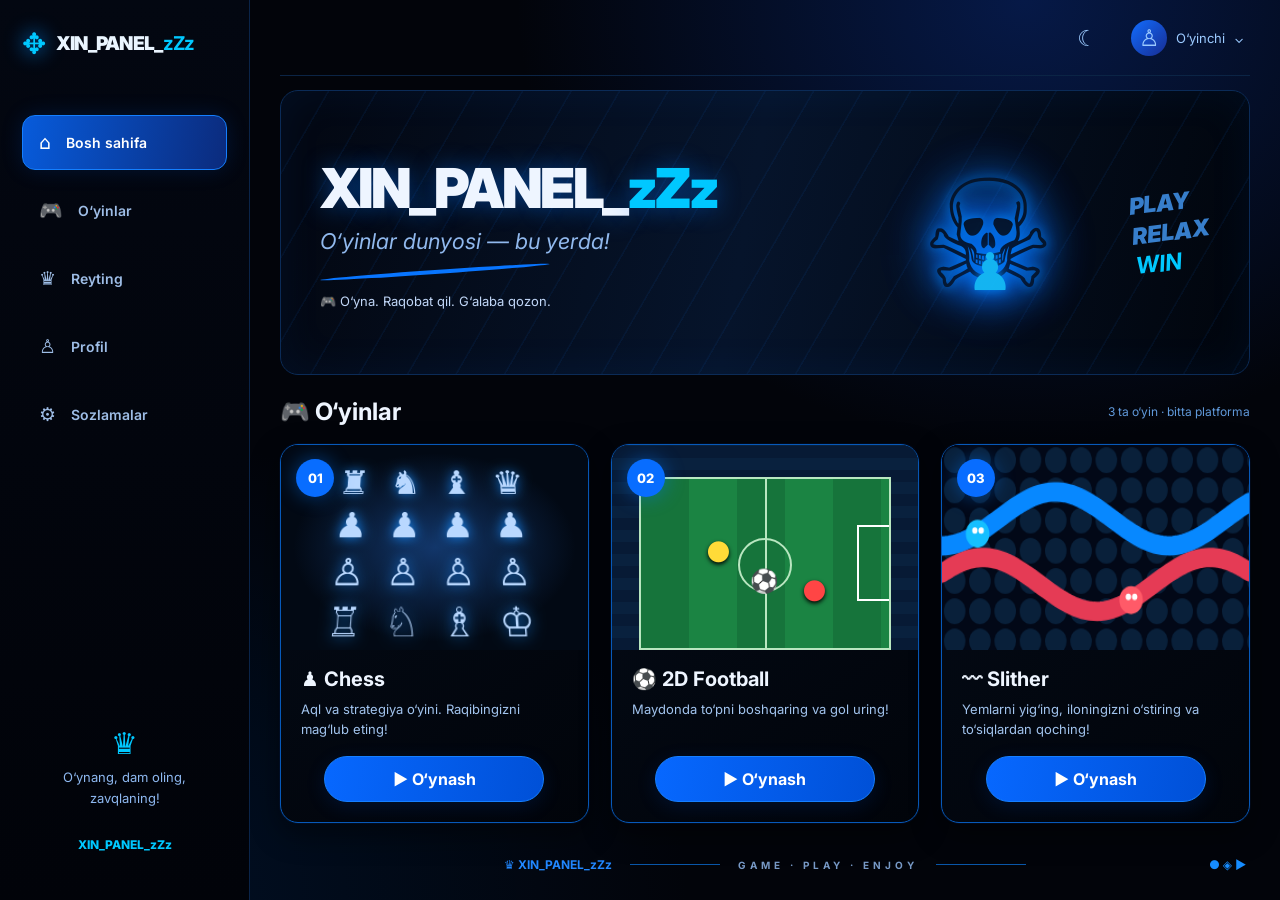
<file: index.html>
<!doctype html>
<html lang="uz">
<head>
<meta charset="utf-8"><meta name="viewport" content="width=device-width, initial-scale=1"><title>XIN_PANEL_zZz — Gaming</title>
<link rel="stylesheet" href="style.css">
</head>
<body>
<div class="app-shell">
<aside class="sidebar"><a class="brand" href="#home"><span class="brand-icon">✥</span><span>XIN_PANEL_<b>zZz</b></span></a>
<nav><button class="nav active" data-page="home">⌂ <span>Bosh sahifa</span></button><button class="nav" data-page="games">🎮 <span>O‘yinlar</span></button><button class="nav" data-page="scores">♛ <span>Reyting</span></button><button class="nav" data-page="profile">♙ <span>Profil</span></button><button class="nav" data-page="settings">⚙ <span>Sozlamalar</span></button></nav>
<div class="side-bottom"><div class="crown">♛</div>O‘ynang, dam oling,<br> zavqlaning!<div class="mini-brand">XIN_PANEL_zZz</div></div></aside>
<main class="main" id="home">
<header class="topbar"><div class="mobile-brand">XIN_PANEL_zZz</div><div class="top-actions"><button id="themeBtn" title="Rangni almashtirish">☾</button><button class="user-btn" id="profileBtn"><span class="avatar">♙</span><span id="username">O‘yinchi</span>⌄</button></div></header>
<section class="hero"><div class="hero-copy"><div class="hero-logo">XIN_PANEL_<span>zZz</span></div><p>O‘yinlar dunyosi — bu yerda!</p><div class="hero-line"></div><small>🎮 O‘yna. Raqobat qil. G‘alaba qozon.</small></div><div class="grim" aria-label="Sklet gamer">☠<span>♟</span></div><div class="hero-slogan">PLAY<br>RELAX<br><b>WIN</b></div></section>
<section class="games-section" id="games"><div class="section-head"><h1>🎮 O‘yinlar</h1><span>3 ta o‘yin · bitta platforma</span></div><div class="game-grid">
<article class="game-card chess-card"><div class="card-art chess-art"><div class="chess-preview" aria-hidden="true">♜ ♞ ♝ ♛<br>♟ ♟ ♟ ♟<br>♙ ♙ ♙ ♙<br>♖ ♘ ♗ ♔</div><span class="number">01</span></div><div class="card-content"><h2>♟ Chess</h2><p>Aql va strategiya o‘yini. Raqibingizni mag‘lub eting!</p><button class="play-btn" data-game="chess">▶ O‘ynash</button></div></article>
<article class="game-card football-card"><div class="card-art football-art"><div class="stadium"><div class="pitch"><div class="center-circle"></div><div class="goal"></div><span class="player p1">●</span><span class="player p2">●</span><span class="ball">⚽</span></div></div><span class="number">02</span></div><div class="card-content"><h2>⚽ 2D Football</h2><p>Maydonda to‘pni boshqaring va gol uring!</p><button class="play-btn" data-game="football">▶ O‘ynash</button></div></article>
<article class="game-card snake-card"><div class="card-art snake-art"><canvas id="snakePreview" width="340" height="190"></canvas><span class="number">03</span></div><div class="card-content"><h2>〰 Slither</h2><p>Yemlarni yig‘ing, iloningizni o‘stiring va to‘siqlardan qoching!</p><button class="play-btn" data-game="snake">▶ O‘ynash</button></div></article>
</div></section>
<section class="page-panel hidden" id="scores"><h1>♛ Reyting</h1><p class="muted">Bu qurilmadagi o‘yin natijalari.</p><div class="score-row"><span>🥇</span><b id="scoreName">O‘yinchi</b><span class="score-number" id="totalScore">0 ball</span></div><p class="muted">O‘yinlarda to‘plagan ballaringiz shu yerda ko‘rinadi.</p><button class="play-btn back-home">← Bosh sahifaga</button></section>
<section class="page-panel hidden" id="profile"><h1>♙ Profil</h1><label for="nameInput">O‘yinchi nomi</label><div class="inline-form"><input id="nameInput" maxlength="20" placeholder="Ismingizni kiriting"><button class="play-btn" id="saveName">Saqlash</button></div><p class="muted">Ismingiz ushbu brauzerda saqlanadi.</p><button class="play-btn back-home">← Bosh sahifaga</button></section>
<section class="page-panel hidden" id="settings"><h1>⚙ Sozlamalar</h1><p>Platforma: <b>XIN_PANEL_zZz</b></p><button class="play-btn" id="resetScores">Natijalarni tozalash</button><button class="play-btn back-home">← Bosh sahifaga</button></section>
<footer><span>♛ XIN_PANEL_zZz</span><i></i><small>GAME · PLAY · ENJOY</small><i></i><span class="social">● ◈ ▶</span></footer>
</main></div>
<div class="game-overlay hidden" id="gameOverlay"><div class="game-window"><div class="game-top"><div><span class="eyebrow">XIN_PANEL_zZz ARCADE</span><h2 id="gameTitle">Chess</h2></div><button class="close-btn" id="closeGame">✕</button></div><div id="gameBody"></div></div></div>
<div class="toast" id="toast"></div><script src="script.js"></script>
</body></html>
</file>
<file: style.css>
@import url('https://fonts.googleapis.com/css2?family=Inter:wght@400;500;600;700;800;900&display=swap');
:root{--bg:#02040a;--panel:#050b17;--blue:#0875ff;--cyan:#00c8ff;--text:#eef5ff;--muted:#8eafd8;--line:#082b58;--card:#030914}*{box-sizing:border-box}body{margin:0;background:var(--bg);color:var(--text);font-family:Inter,system-ui,sans-serif;min-height:100vh;background-image:radial-gradient(ellipse at 80% 0%,#061947 0,transparent 35%),radial-gradient(ellipse at 0% 100%,#00122a 0,transparent 38%)}button,input{font:inherit}button{cursor:pointer}.app-shell{display:flex;min-height:100vh}.sidebar{width:250px;flex-shrink:0;border-right:1px solid #0a2449;background:linear-gradient(180deg,#030711,#010309);padding:26px 22px;display:flex;flex-direction:column;position:fixed;inset:0 auto 0 0;z-index:5}.brand{display:flex;align-items:center;gap:10px;color:#eaf5ff;text-decoration:none;font-size:19px;font-weight:900;letter-spacing:-.7px;white-space:nowrap}.brand b,.mini-brand{color:var(--cyan)}.brand-icon{font-size:29px;color:var(--cyan);filter:drop-shadow(0 0 10px #008dff)}nav{display:grid;gap:13px;margin-top:54px}.nav{border:1px solid transparent;border-radius:13px;padding:15px 16px;text-align:left;background:transparent;color:#9ebde6;font-size:19px;display:flex;gap:15px;align-items:center}.nav span{font-size:14px;font-weight:600}.nav:hover,.nav.active{background:linear-gradient(100deg,#075bdb,#0b2b7d);border-color:#147fff;color:white;box-shadow:0 0 22px #006aff27}.side-bottom{margin-top:auto;text-align:center;color:#8eb8f0;font-size:13px;line-height:1.6;padding:20px 0}.crown{font-size:30px;color:var(--cyan)}.mini-brand{margin-top:26px;font-size:12px;font-weight:800}.main{margin-left:250px;width:calc(100% - 250px);padding:0 30px;max-width:1800px}.topbar{height:76px;border-bottom:1px solid #0b2445;display:flex;justify-content:flex-end;align-items:center}.top-actions{display:flex;align-items:center;gap:22px}.top-actions button{background:none;border:0;color:#9bcaff;font-size:22px}.user-btn{display:flex;align-items:center;gap:9px;font-size:13px!important}.avatar{display:grid;place-items:center;border-radius:50%;background:linear-gradient(135deg,#126dff,#172c91);height:36px;width:36px;font-size:23px}.mobile-brand{display:none}.hero{margin:14px 0 22px;border:1px solid #0b2b57;border-radius:18px;min-height:285px;overflow:hidden;position:relative;display:flex;align-items:center;padding:35px 4%;background:linear-gradient(100deg,#030813 4%,#06142b 48%,#01050c 100%);box-shadow:inset 0 0 45px #006cff12}.hero:before{content:'';position:absolute;inset:0;background:repeating-linear-gradient(120deg,transparent 0 40px,#0b57b51a 41px 42px);pointer-events:none}.hero-copy{position:relative;z-index:2}.hero-logo{font-size:clamp(32px,4.3vw,64px);font-weight:900;letter-spacing:-2.5px;text-shadow:0 0 24px #0675ff77}.hero-logo span{color:var(--cyan)}.hero-copy p{color:#91b9ee;font-size:clamp(16px,1.7vw,23px);font-style:italic;margin:7px 0}.hero-line{width:230px;height:4px;border-radius:50%;background:var(--blue);transform:rotate(-4deg);margin:16px 0}.hero-copy small{color:#c1d7f8;font-size:13px}.grim{position:absolute;right:20%;font-size:150px;color:#06172e;text-shadow:0 0 12px #0088ff,0 0 50px #005dff;opacity:.94;filter:drop-shadow(0 0 15px #087cff)}.grim span{position:absolute;top:54%;left:34%;font-size:52px;color:#15bfff}.hero-slogan{position:absolute;right:4%;font-size:23px;line-height:1.3;font-weight:900;font-style:italic;color:#377ecb;transform:rotate(-7deg)}.hero-slogan b{color:var(--cyan)}.section-head{display:flex;align-items:center;justify-content:space-between;margin:10px 0 18px}.section-head h1{font-size:24px;margin:0}.section-head span{font-size:12px;color:#6099da}.game-grid{display:grid;grid-template-columns:repeat(3,minmax(0,1fr));gap:22px}.game-card{min-width:0;background:linear-gradient(145deg,#040b17,#01040a);border:1px solid #0759b9;border-radius:18px;overflow:hidden;box-shadow:0 0 0 1px #005dff12,0 10px 30px #0007;transition:.22s}.game-card:hover{transform:translateY(-4px);border-color:#00aaff;box-shadow:0 0 24px #006aff28}.card-art{height:205px;position:relative;display:grid;place-items:center;overflow:hidden}.number{position:absolute;top:14px;left:15px;background:#086dff;color:white;font-size:13px;font-weight:800;border-radius:50%;width:38px;height:38px;display:grid;place-items:center;box-shadow:0 0 20px #007bff77}.chess-art{background:radial-gradient(ellipse,#12366a,#020914 65%)}.chess-preview{font-size:37px;line-height:1.28;letter-spacing:6px;text-align:center;color:#b9d8ff;text-shadow:0 0 14px #168cff;transform:perspective(250px) rotateX(12deg)}.football-art{background:linear-gradient(#0a213d,#052017)}.stadium{position:absolute;inset:0;background:repeating-linear-gradient(0deg,#071a35 0 12px,#09213e 12px 24px);padding-top:32px}.pitch{height:100%;position:relative;margin:0 9%;background:repeating-linear-gradient(90deg,#16743b 0 48px,#1b8443 48px 96px);border:2px solid #b9e6c0;overflow:hidden}.pitch:before{content:'';position:absolute;left:50%;top:0;height:100%;border-left:2px solid #b9e6c0}.center-circle{position:absolute;left:calc(50% - 27px);top:35%;width:54px;height:54px;border:2px solid #b9e6c0;border-radius:50%}.goal{position:absolute;right:0;top:27%;height:45%;width:13%;border:2px solid white;border-right:0}.player{position:absolute;font-size:28px;text-shadow:0 2px 4px #000}.p1{left:26%;top:33%;color:#ffdb38}.p2{right:25%;top:56%;color:#ff4545}.ball{position:absolute;left:44%;top:52%;font-size:23px}.snake-art{background:radial-gradient(ellipse,#082d58,#01050d 75%)}.snake-art canvas{width:100%;height:100%;display:block}.card-content{padding:17px 20px 20px}.card-content h2{font-size:20px;margin:0 0 8px}.card-content p{color:#a2c4ee;font-size:13px;line-height:1.55;min-height:40px;margin:0 0 17px}.play-btn{background:linear-gradient(100deg,#0768ff,#0050d7);border:1px solid #167fff;color:white;font-weight:700;border-radius:30px;padding:12px 24px;box-shadow:0 5px 20px #005cff20;transition:.2s}.play-btn:hover{filter:brightness(1.2);box-shadow:0 0 22px #006aff66}.card-content .play-btn{display:block;width:min(220px,90%);margin:auto}footer{display:flex;align-items:center;justify-content:center;gap:18px;color:#2187ff;margin:34px 0 20px;font-size:12px;font-weight:700}footer i{height:1px;width:90px;background:#0956a8}footer small{letter-spacing:4px;color:#7799c6;font-size:10px}.social{position:absolute;right:34px;color:#168cff}.hidden{display:none!important}.page-panel{border:1px solid var(--line);border-radius:16px;background:#030a16;padding:28px;margin-top:24px;min-height:360px}.page-panel h1{margin-top:0}.muted{color:var(--muted);font-size:14px}.score-row{display:flex;align-items:center;gap:16px;padding:20px;border:1px solid var(--line);border-radius:12px;max-width:520px}.score-number{margin-left:auto;color:var(--cyan)}label{display:block;margin:20px 0 8px;color:var(--muted)}input{background:#020711;border:1px solid #1255a1;border-radius:9px;color:white;padding:12px;min-width:220px}.inline-form{display:flex;gap:10px;flex-wrap:wrap}.page-panel .play-btn{margin:12px 10px 0 0}.game-overlay{position:fixed;inset:0;z-index:20;background:#000c;backdrop-filter:blur(8px);display:grid;place-items:center;padding:20px}.game-window{width:min(850px,100%);max-height:94vh;overflow:auto;background:#030914;border:1px solid #0875ff;border-radius:18px;box-shadow:0 0 55px #005dff2e;padding:22px}.game-top{display:flex;justify-content:space-between;align-items:center;border-bottom:1px solid #12335c;padding-bottom:15px;margin-bottom:18px}.game-top h2{margin:4px 0 0;font-size:25px}.eyebrow{font-size:10px;letter-spacing:3px;color:var(--cyan)}.close-btn{background:#0b1a30;border:1px solid #174c88;color:white;border-radius:9px;width:40px;height:40px;font-size:19px}.game-help{color:#9abbe6;font-size:13px;text-align:center;margin:10px}.chess-board{width:min(480px,100%);aspect-ratio:1;display:grid;grid-template-columns:repeat(8,1fr);margin:0 auto;border:3px solid #154e92;box-shadow:0 0 28px #006aff21}.square{border:0;border-radius:0;padding:0;display:grid;place-items:center;font-size:clamp(22px,5vw,42px);line-height:1;color:#f6f7fb;text-shadow:0 2px 4px #000;position:relative}.square.light{background:#b8c9dd;color:#152b45}.square.dark{background:#315477}.square.selected{outline:4px solid #04d9ff;outline-offset:-4px;background:#237fd0}.square.hint:after{content:'';position:absolute;width:25%;height:25%;background:#20edb5;border-radius:50%;opacity:.8}.game-status{text-align:center;color:#b5d4ff;margin:12px}.game-controls{display:flex;gap:10px;justify-content:center;flex-wrap:wrap;margin-top:14px}.football-game{width:min(760px,100%);margin:auto}.football-canvas,.snake-canvas{width:100%;display:block;background:#0b6935;border:1px solid #1761a4;border-radius:10px;touch-action:none}.control-pad{display:flex;justify-content:center;gap:10px;flex-wrap:wrap;margin-top:12px}.control-pad button{background:#09234a;color:#d9eeff;border:1px solid #1162b8;border-radius:10px;padding:11px 17px;min-width:48px}.game-stat{text-align:center;color:var(--cyan);font-weight:700;margin:10px}.toast{position:fixed;bottom:24px;left:50%;transform:translateX(-50%);background:#0a2851;border:1px solid #1687ff;padding:12px 20px;border-radius:12px;color:white;z-index:40;opacity:0;pointer-events:none;transition:.2s}.toast.show{opacity:1}.light-mode{--bg:#e9f2ff;--text:#07182f;--muted:#45688f}.light-mode .main{color:#07182f}.light-mode .game-card,.light-mode .page-panel{background:#f7fbff}.light-mode .card-content p{color:#45688f}.light-mode .topbar{border-color:#c2d7f4}
@media(max-width:1100px){.sidebar{width:205px;padding:22px 14px}.main{margin-left:205px;width:calc(100% - 205px);padding:0 20px}.game-grid{gap:14px}.card-art{height:170px}.card-content{padding:15px}.grim{right:18%;font-size:120px}.hero-slogan{font-size:17px}}@media(max-width:780px){.sidebar{width:66px;padding:20px 8px;align-items:center}.brand{font-size:0}.brand-icon{font-size:30px}.sidebar nav{width:100%;margin-top:42px}.nav{justify-content:center;padding:14px 0;font-size:20px}.nav span,.side-bottom{display:none}.main{margin-left:66px;width:calc(100% - 66px);padding:0 13px}.topbar{height:62px}.mobile-brand{display:block;margin-right:auto;color:white;font-weight:900;font-size:14px}.top-actions{gap:12px}.user-btn #username,.user-btn{font-size:0!important;gap:3px}.avatar{font-size:20px}.hero{min-height:230px;padding:24px 18px}.hero-logo{font-size:clamp(25px,5vw,40px);letter-spacing:-1px}.grim{font-size:85px;right:13%;opacity:.5}.grim span{font-size:30px}.hero-slogan{font-size:12px;right:4%}.hero-copy small{font-size:11px}.game-grid{grid-template-columns:1fr}.card-art{height:205px}.card-content p{min-height:0}.section-head h1{font-size:21px}.section-head span{font-size:10px}footer{gap:8px;flex-wrap:wrap}footer i{width:25px}.social{display:none}.game-window{padding:14px}.game-overlay{padding:8px}}@media(min-width:781px) and (max-width:900px){.game-grid{grid-template-columns:repeat(2,minmax(0,1fr))}.snake-card{grid-column:span 2}.snake-card .card-art{height:180px}}
</file>
